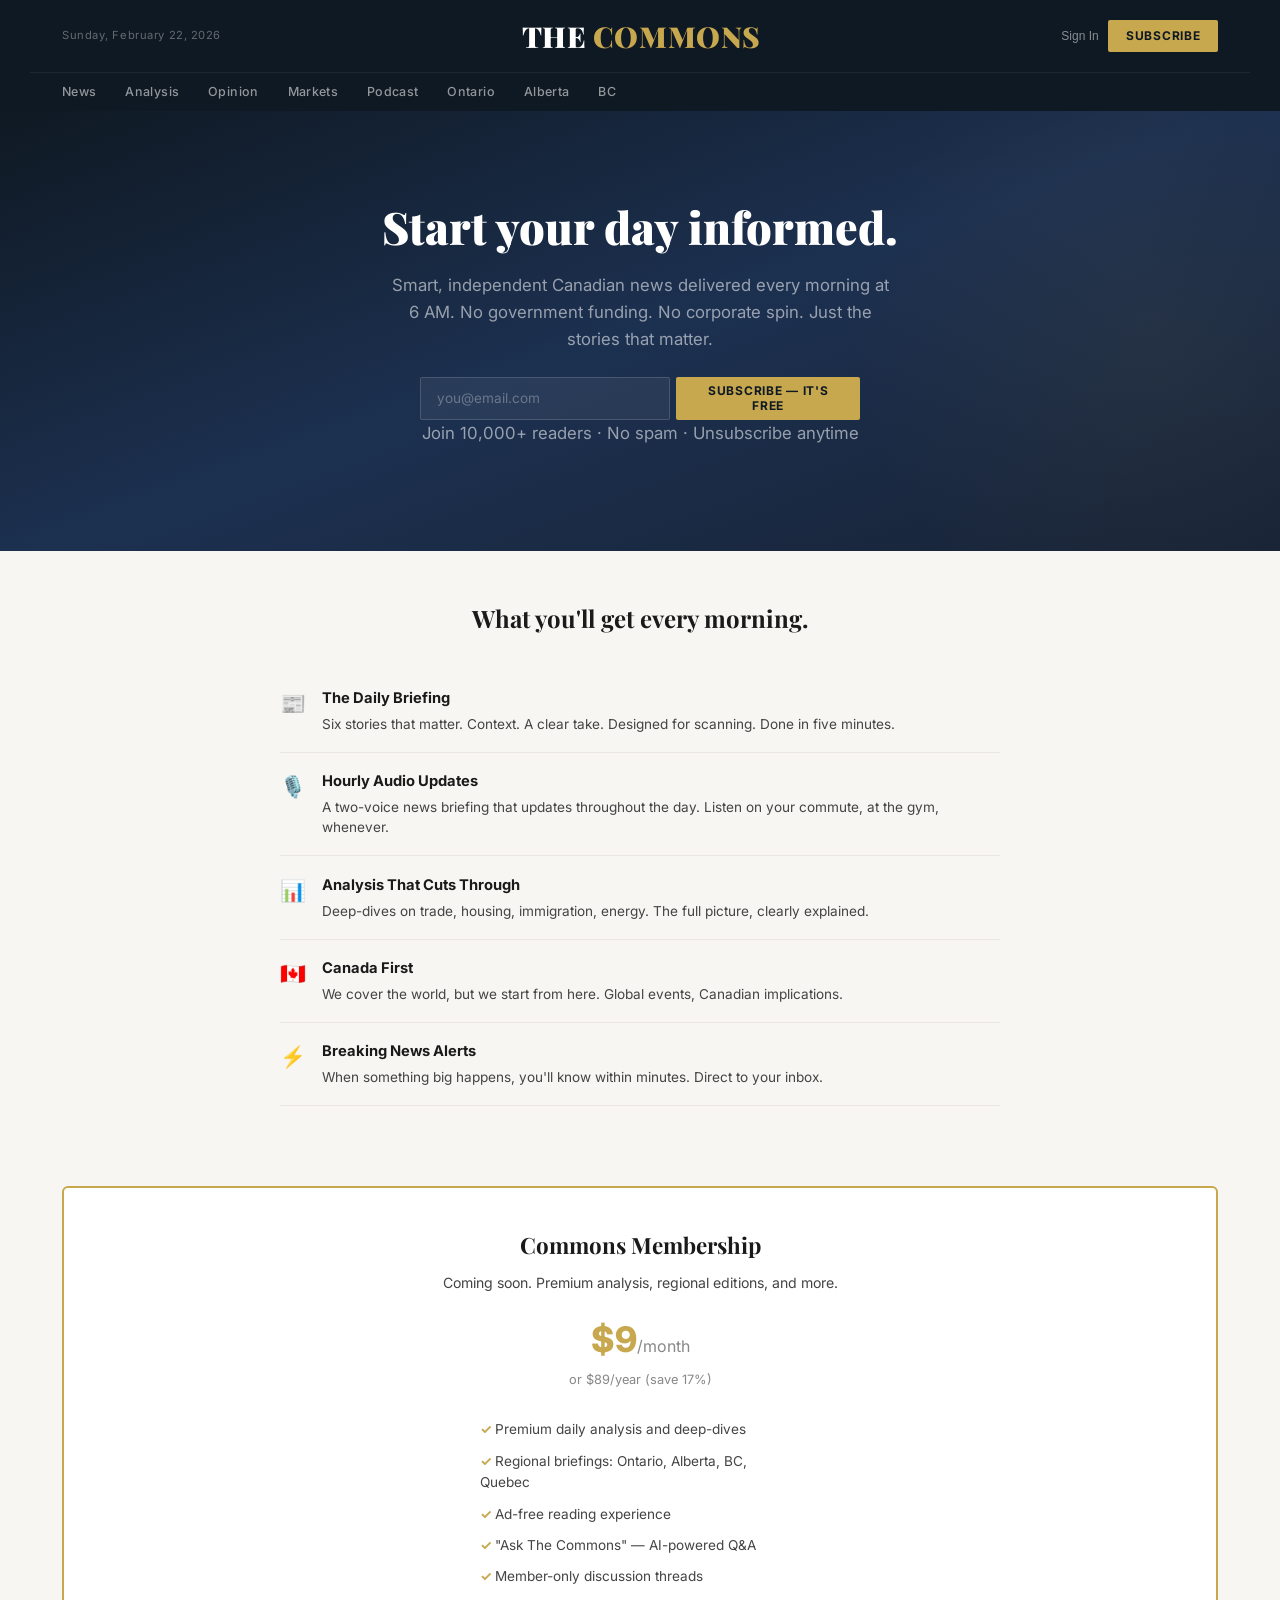
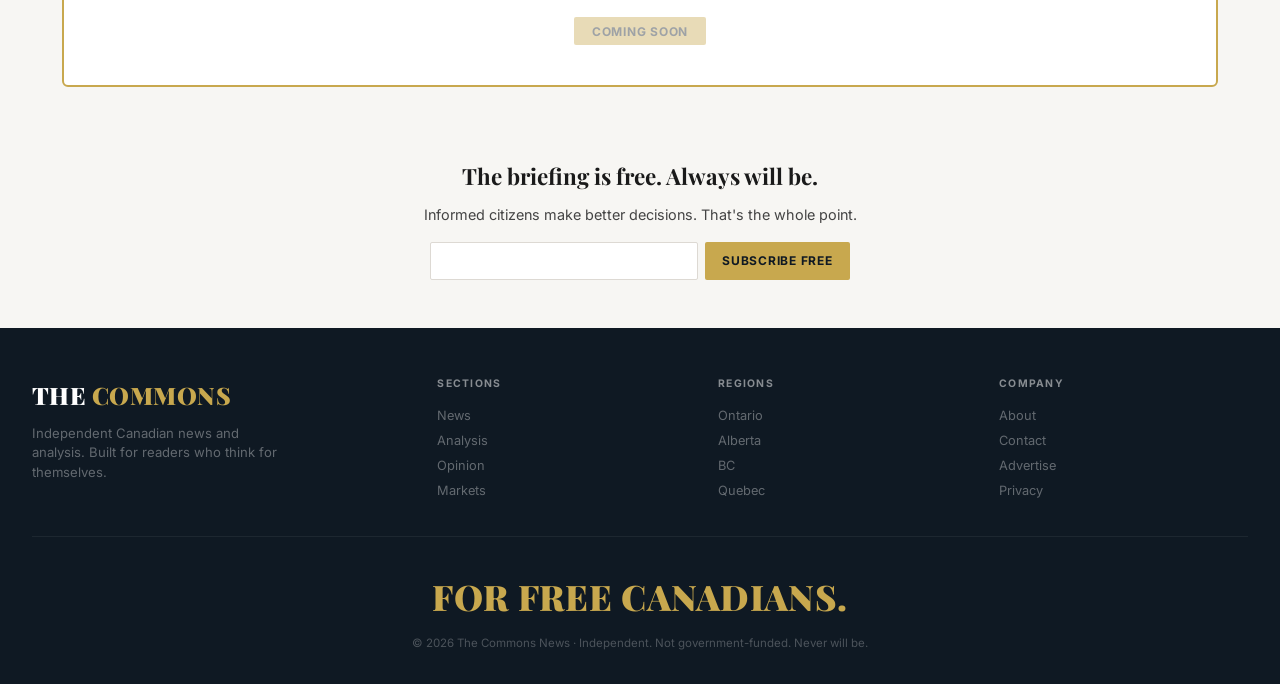
<file: subscribe.html>
<!DOCTYPE html>
<html lang="en">
<head>
  <meta charset="UTF-8">
  <meta name="viewport" content="width=device-width, initial-scale=1.0">
  <title>Subscribe — The Commons</title>
  <link rel="icon" href="data:image/svg+xml,<svg xmlns='http://www.w3.org/2000/svg' viewBox='0 0 100 100'><text y='.9em' font-size='90'>🏛️</text></svg>">
  <link rel="stylesheet" href="styles.css?v=3">
</head>
<body>

<header class="site-header">
  <div class="header-top">
    <span class="header-date">Sunday, February 22, 2026</span>
    <a href="index.html" class="site-logo">THE <span>COMMONS</span></a>
    <div class="header-actions">
      <button class="btn-login">Sign In</button>
      <a href="subscribe.html" class="btn-subscribe">Subscribe</a>
    </div>
  </div>
  <nav class="header-nav">
    <a href="index.html">News</a>
    <a href="article.html">Analysis</a>
    <a href="#">Opinion</a>
    <a href="#">Markets</a>
    <a href="#">Podcast</a>
    <a href="#">Ontario</a>
    <a href="#">Alberta</a>
    <a href="#">BC</a>
  </nav>
</header>

<section class="subscribe-hero">
  <h1>Start your day informed.</h1>
  <p>Smart, independent Canadian news delivered every morning at 6 AM. No government funding. No corporate spin. Just the stories that matter.</p>
  <form class="newsletter-form" style="max-width:440px;margin:0 auto;">
    <input type="email" placeholder="you@email.com" required>
    <button type="submit" class="btn-subscribe">Subscribe — It's Free</button>
  </form>
  <p class="hero-proof">Join 10,000+ readers · No spam · Unsubscribe anytime</p>
</section>

<div class="container">

  <section class="what-you-get">
    <h2>What you'll get every morning.</h2>
    <ul class="feature-list">
      <li class="feature-item">
        <span class="feature-icon">📰</span>
        <div>
          <h3>The Daily Briefing</h3>
          <p>Six stories that matter. Context. A clear take. Designed for scanning. Done in five minutes.</p>
        </div>
      </li>
      <li class="feature-item">
        <span class="feature-icon">🎙️</span>
        <div>
          <h3>Hourly Audio Updates</h3>
          <p>A two-voice news briefing that updates throughout the day. Listen on your commute, at the gym, whenever.</p>
        </div>
      </li>
      <li class="feature-item">
        <span class="feature-icon">📊</span>
        <div>
          <h3>Analysis That Cuts Through</h3>
          <p>Deep-dives on trade, housing, immigration, energy. The full picture, clearly explained.</p>
        </div>
      </li>
      <li class="feature-item">
        <span class="feature-icon">🇨🇦</span>
        <div>
          <h3>Canada First</h3>
          <p>We cover the world, but we start from here. Global events, Canadian implications.</p>
        </div>
      </li>
      <li class="feature-item">
        <span class="feature-icon">⚡</span>
        <div>
          <h3>Breaking News Alerts</h3>
          <p>When something big happens, you'll know within minutes. Direct to your inbox.</p>
        </div>
      </li>
    </ul>
  </section>

  <section class="premium-teaser">
    <h2>Commons Membership</h2>
    <p style="color:var(--text-secondary);font-size:0.88rem;">Coming soon. Premium analysis, regional editions, and more.</p>
    <div class="price">$9<span style="font-size:1rem;font-weight:400;color:var(--text-muted)">/month</span></div>
    <p class="price-sub">or $89/year (save 17%)</p>
    <ul class="premium-features">
      <li>Premium daily analysis and deep-dives</li>
      <li>Regional briefings: Ontario, Alberta, BC, Quebec</li>
      <li>Ad-free reading experience</li>
      <li>"Ask The Commons" — AI-powered Q&A</li>
      <li>Member-only discussion threads</li>
    </ul>
    <button class="btn-subscribe" style="opacity:0.4;cursor:default;">Coming Soon</button>
  </section>

  <section style="text-align:center;padding:2.5rem 0 3rem;">
    <h2 style="font-family:var(--serif);font-size:1.4rem;font-weight:700;margin-bottom:0.5rem;">The briefing is free. Always will be.</h2>
    <p style="color:var(--text-secondary);margin-bottom:1rem;font-size:0.9rem;">Informed citizens make better decisions. That's the whole point.</p>
    <form class="newsletter-form" style="max-width:420px;margin:0 auto;">
      <input type="email" placeholder="you@email.com" required style="background:var(--white);border-color:var(--border);color:var(--text);">
      <button type="submit" class="btn-subscribe">Subscribe Free</button>
    </form>
  </section>

</div>

<footer class="site-footer">
  <div class="footer-inner">
    <div class="footer-brand">
      <span class="site-logo">THE <span>COMMONS</span></span>
      <p>Independent Canadian news and analysis. Built for readers who think for themselves.</p>
    </div>
    <div class="footer-col"><h4>Sections</h4><a href="#">News</a><a href="#">Analysis</a><a href="#">Opinion</a><a href="#">Markets</a></div>
    <div class="footer-col"><h4>Regions</h4><a href="#">Ontario</a><a href="#">Alberta</a><a href="#">BC</a><a href="#">Quebec</a></div>
    <div class="footer-col"><h4>Company</h4><a href="#">About</a><a href="#">Contact</a><a href="#">Advertise</a><a href="#">Privacy</a></div>
  </div>
  <div class="footer-statement">
    <h2>FOR FREE CANADIANS.</h2>
    <p class="footer-copy">© 2026 The Commons News · Independent. Not government-funded. Never will be.</p>
  </div>
</footer>

<script src="script.js"></script>
</body>
</html>
</file>
<file: styles.css>
/* The Commons v3 — 10/10 Rebuild */
@import url('https://fonts.googleapis.com/css2?family=Playfair+Display:ital,wght@0,400;0,600;0,700;0,800;0,900;1,400;1,700&family=Inter:wght@400;500;600;700;800&family=JetBrains+Mono:wght@400;500&display=swap');

:root {
  --navy: #0f1923;
  --navy-mid: #182335;
  --navy-light: #1e2d44;
  --gold: #c8a84e;
  --gold-soft: #d4b86a;
  --gold-pale: #f5edda;
  --red: #c0392b;
  --red-soft: #e74c3c;
  --green: #27ae60;
  --blue: #2980b9;
  --white: #ffffff;
  --off-white: #f7f6f3;
  --cream: #faf8f5;
  --warm-gray: #f2f0ec;
  --text: #1a1a1a;
  --text-secondary: #444;
  --text-muted: #888;
  --border: #ddd9d3;
  --border-light: #eae7e2;
  --radius: 3px;
  --max-width: 1220px;
  --serif: 'Playfair Display', Georgia, serif;
  --sans: 'Inter', -apple-system, BlinkMacSystemFont, sans-serif;
  --mono: 'JetBrains Mono', monospace;
  --transition: 0.15s ease;
}

@media (prefers-color-scheme: dark) {
  :root {
    --white: #0e1318; --off-white: #0b0f14; --cream: #10161e; --warm-gray: #141c26;
    --text: #e0e0e0; --text-secondary: #aaa; --text-muted: #666;
    --border: #222c3a; --border-light: #1a2230;
  }
}

*, *::before, *::after { box-sizing: border-box; margin: 0; padding: 0; }
html { font-size: 16px; scroll-behavior: smooth; }
body {
  font-family: var(--sans);
  color: var(--text);
  background: var(--off-white);
  line-height: 1.6;
  -webkit-font-smoothing: antialiased;
}
a { color: inherit; text-decoration: none; }
img { max-width: 100%; display: block; }

/* ===== BREAKING ===== */
.breaking-bar {
  background: var(--red);
  color: white;
  font-size: 0.75rem;
  font-weight: 600;
  padding: 0.5rem 2rem;
  display: flex;
  align-items: center;
  gap: 0.8rem;
  overflow: hidden;
}
.breaking-label {
  background: rgba(0,0,0,0.25);
  padding: 0.15rem 0.6rem;
  border-radius: 2px;
  font-weight: 800;
  text-transform: uppercase;
  letter-spacing: 0.1em;
  font-size: 0.65rem;
  flex-shrink: 0;
}
.breaking-text { white-space: nowrap; }

/* ===== HEADER ===== */
.site-header {
  background: var(--navy);
  position: sticky;
  top: 0;
  z-index: 100;
}
.header-top {
  max-width: var(--max-width);
  margin: 0 auto;
  padding: 0.8rem 2rem;
  display: flex;
  align-items: center;
  justify-content: space-between;
  border-bottom: 1px solid rgba(255,255,255,0.06);
}
.header-date {
  font-size: 0.7rem;
  color: rgba(255,255,255,0.35);
  letter-spacing: 0.05em;
}
.site-logo {
  font-family: var(--serif);
  font-size: 1.8rem;
  font-weight: 900;
  color: white;
  letter-spacing: 0.02em;
}
.site-logo span { color: var(--gold); }
.header-actions { display: flex; gap: 0.6rem; align-items: center; }

.btn-subscribe {
  background: var(--gold);
  color: var(--navy);
  padding: 0.42rem 1.1rem;
  border-radius: 2px;
  font-size: 0.75rem;
  font-weight: 700;
  text-transform: uppercase;
  letter-spacing: 0.06em;
  border: none;
  cursor: pointer;
  transition: all var(--transition);
  display: inline-block;
  text-align: center;
  font-family: var(--sans);
}
.btn-subscribe:hover { background: var(--gold-soft); transform: translateY(-1px); }

.btn-login {
  color: rgba(255,255,255,0.5);
  font-size: 0.75rem;
  font-weight: 500;
  cursor: pointer;
  background: none;
  border: none;
  transition: color var(--transition);
}
.btn-login:hover { color: white; }

.header-nav {
  max-width: var(--max-width);
  margin: 0 auto;
  padding: 0 2rem;
  display: flex;
  align-items: center;
  gap: 1.8rem;
  height: 38px;
}
.header-nav a {
  color: rgba(255,255,255,0.55);
  font-size: 0.78rem;
  font-weight: 500;
  letter-spacing: 0.03em;
  transition: color var(--transition);
  position: relative;
}
.header-nav a:hover, .header-nav a.active { color: white; }
.header-nav a.active::after {
  content: '';
  position: absolute;
  bottom: -8px; left: 0; right: 0;
  height: 2px;
  background: var(--gold);
}

.nav-toggle { display: none; background: none; border: none; cursor: pointer; padding: 0.5rem; }
.nav-toggle span { display: block; width: 18px; height: 1.5px; background: white; margin: 4px 0; }

@media (max-width: 768px) {
  .header-top { padding: 0.6rem 1rem; }
  .header-date { display: none; }
  .site-logo { font-size: 1.4rem; }
  .header-nav { display: none; }
  .nav-toggle { display: block; }
}

/* ===== CONTAINER ===== */
.container { max-width: var(--max-width); margin: 0 auto; padding: 0 2rem; }
@media (max-width: 768px) { .container { padding: 0 1rem; } }

/* ===== SECTION DIVIDER ===== */
.section-divider {
  border: none;
  border-top: 3px solid var(--text);
  margin: 0;
}
.section-title {
  font-family: var(--serif);
  font-size: 1.15rem;
  font-weight: 800;
  padding: 0.5rem 0 1rem;
  display: flex;
  align-items: center;
  justify-content: space-between;
}
.section-title .see-all {
  font-family: var(--sans);
  font-size: 0.72rem;
  font-weight: 600;
  color: var(--gold);
  text-transform: uppercase;
  letter-spacing: 0.08em;
}

/* ===== HERO SECTION ===== */
.hero-section {
  padding: 1.5rem 0;
}
.hero-grid {
  display: grid;
  grid-template-columns: 1.4fr 1fr;
  gap: 0;
  border: 1px solid var(--border);
  background: var(--white);
  border-radius: var(--radius);
  overflow: hidden;
}
.hero-main {
  position: relative;
}
.hero-main img {
  width: 100%; height: 100%;
  object-fit: cover;
  min-height: 400px;
}
.hero-overlay {
  position: absolute;
  bottom: 0; left: 0; right: 0;
  background: linear-gradient(transparent, rgba(0,0,0,0.85));
  padding: 2rem 2rem 1.8rem;
  color: white;
}
.hero-overlay .category-tag {
  font-size: 0.65rem;
  font-weight: 800;
  text-transform: uppercase;
  letter-spacing: 0.12em;
  color: var(--gold);
  margin-bottom: 0.5rem;
  display: block;
}
.hero-overlay h1 {
  font-family: var(--serif);
  font-size: 1.9rem;
  font-weight: 800;
  line-height: 1.15;
  margin-bottom: 0.5rem;
}
.hero-overlay p {
  font-size: 0.88rem;
  color: rgba(255,255,255,0.7);
  line-height: 1.5;
  margin-bottom: 0.5rem;
}
.hero-overlay .meta { color: rgba(255,255,255,0.45); font-size: 0.72rem; }
.hero-overlay .live-dot {
  display: inline-block; width: 6px; height: 6px;
  background: var(--red); border-radius: 50%;
  margin-right: 0.3rem; animation: pulse 2s infinite;
}
@keyframes pulse { 0%,100%{opacity:1;} 50%{opacity:0.3;} }

.hero-sidebar {
  display: flex;
  flex-direction: column;
}
.hero-sidebar-item {
  flex: 1;
  padding: 1.2rem 1.5rem;
  border-bottom: 1px solid var(--border-light);
  display: flex;
  gap: 1rem;
  align-items: flex-start;
  transition: background var(--transition);
}
.hero-sidebar-item:last-child { border-bottom: none; }
.hero-sidebar-item:hover { background: var(--warm-gray); }
.hero-sidebar-item .sidebar-num {
  font-family: var(--mono);
  font-size: 0.82rem;
  font-weight: 500;
  color: var(--gold);
  min-width: 20px;
  padding-top: 0.1rem;
}
.hero-sidebar-item h3 {
  font-family: var(--serif);
  font-size: 0.92rem;
  font-weight: 700;
  line-height: 1.3;
  margin-bottom: 0.2rem;
}
.hero-sidebar-item h3 a { color: var(--text); }
.hero-sidebar-item h3 a:hover { color: var(--gold); }
.hero-sidebar-item .meta { font-size: 0.7rem; }

@media (max-width: 900px) {
  .hero-grid { grid-template-columns: 1fr; }
  .hero-main img { min-height: 250px; }
}

/* ===== NEWSLETTER INLINE ===== */
.newsletter-inline {
  background: var(--navy);
  border-radius: var(--radius);
  padding: 1.8rem 2.5rem;
  display: flex;
  align-items: center;
  gap: 2rem;
  margin: 1.5rem 0;
}
.newsletter-inline-text h3 {
  font-family: var(--serif);
  color: white;
  font-size: 1.15rem;
  font-weight: 700;
  margin-bottom: 0.2rem;
}
.newsletter-inline-text p {
  color: rgba(255,255,255,0.5);
  font-size: 0.82rem;
}
.newsletter-inline .newsletter-form { flex: 1; margin: 0; }
.newsletter-form {
  display: flex;
  gap: 0.4rem;
}
.newsletter-form input[type="email"] {
  flex: 1;
  padding: 0.6rem 1rem;
  border: 1.5px solid rgba(255,255,255,0.15);
  border-radius: 2px;
  background: rgba(255,255,255,0.06);
  color: white;
  font-family: var(--sans);
  font-size: 0.85rem;
  outline: none;
  transition: border-color var(--transition);
}
.newsletter-form input::placeholder { color: rgba(255,255,255,0.3); }
.newsletter-form input:focus { border-color: var(--gold); }

@media (max-width: 768px) {
  .newsletter-inline { flex-direction: column; padding: 1.5rem; gap: 1rem; text-align: center; }
}

/* ===== BRIEFING ===== */
.briefing-section { padding: 0 0 1rem; }
.briefing-list { list-style: none; }
.briefing-item {
  display: grid;
  grid-template-columns: 32px 1fr;
  gap: 1rem;
  padding: 0.9rem 0;
  border-bottom: 1px solid var(--border-light);
  align-items: start;
}
.briefing-item:last-child { border-bottom: none; }
.briefing-num {
  font-family: var(--mono);
  font-size: 1.1rem;
  font-weight: 500;
  color: var(--gold);
  line-height: 1.3;
}
.briefing-item h3 {
  font-family: var(--serif);
  font-size: 1.02rem;
  font-weight: 700;
  line-height: 1.35;
  margin-bottom: 0.15rem;
}
.briefing-item h3 a { color: var(--text); transition: color var(--transition); }
.briefing-item h3 a:hover { color: var(--gold); }
.briefing-take {
  font-size: 0.84rem;
  color: var(--text-secondary);
  line-height: 1.5;
}

/* ===== CONTENT GRID ===== */
.content-section { padding: 0 0 1.5rem; }

.article-grid-3 {
  display: grid;
  grid-template-columns: repeat(3, 1fr);
  gap: 1.5rem;
}
.article-grid-4 {
  display: grid;
  grid-template-columns: repeat(4, 1fr);
  gap: 1.2rem;
}
@media (max-width: 900px) { .article-grid-3, .article-grid-4 { grid-template-columns: repeat(2, 1fr); } }
@media (max-width: 600px) { .article-grid-3, .article-grid-4 { grid-template-columns: 1fr; } }

.article-card {
  background: var(--white);
  border-radius: var(--radius);
  overflow: hidden;
  transition: all var(--transition);
  border: 1px solid var(--border-light);
}
.article-card:hover { box-shadow: 0 6px 20px rgba(0,0,0,0.08); transform: translateY(-2px); }
.card-img { width: 100%; aspect-ratio: 16/9; overflow: hidden; position: relative; }
.card-img img { width: 100%; height: 100%; object-fit: cover; transition: transform 0.4s; }
.article-card:hover .card-img img { transform: scale(1.04); }
.card-body { padding: 1rem 1.1rem 1.2rem; }
.card-body .category-tag {
  font-size: 0.6rem; font-weight: 700; text-transform: uppercase;
  letter-spacing: 0.1em; color: var(--gold); margin-bottom: 0.35rem; display: block;
}
.card-body h3 { font-family: var(--serif); font-size: 1rem; font-weight: 700; line-height: 1.3; margin-bottom: 0.3rem; }
.card-body h3 a { color: var(--text); }
.card-body h3 a:hover { color: var(--gold); }
.card-body .summary { font-size: 0.8rem; color: var(--text-secondary); line-height: 1.5; margin-bottom: 0.4rem; }
.card-body .meta { font-size: 0.7rem; color: var(--text-muted); }

/* ===== OPINION STRIP ===== */
.opinion-strip {
  background: var(--warm-gray);
  border-top: 3px solid var(--text);
  border-bottom: 1px solid var(--border);
  padding: 1.5rem 0;
  margin: 0 0 1.5rem;
}
.opinion-grid {
  display: grid;
  grid-template-columns: repeat(3, 1fr);
  gap: 1.5rem;
}
@media (max-width: 768px) { .opinion-grid { grid-template-columns: 1fr; } }
.opinion-item { padding-left: 1rem; border-left: 3px solid var(--gold); }
.opinion-item .category-tag {
  font-size: 0.6rem; font-weight: 700; text-transform: uppercase;
  letter-spacing: 0.1em; color: var(--text-muted); margin-bottom: 0.3rem; display: block;
}
.opinion-item h3 {
  font-family: var(--serif); font-size: 1rem; font-weight: 700;
  line-height: 1.3; font-style: italic; margin-bottom: 0.2rem;
}
.opinion-item h3 a { color: var(--text); }
.opinion-item h3 a:hover { color: var(--gold); }
.opinion-item .meta { font-size: 0.7rem; color: var(--text-muted); }

/* ===== AUDIO STRIP ===== */
.audio-strip {
  background: var(--navy);
  border-radius: var(--radius);
  padding: 1rem 1.5rem;
  display: flex;
  align-items: center;
  gap: 1.2rem;
  margin-bottom: 1.5rem;
}
.audio-strip .audio-icon { font-size: 1.6rem; }
.audio-strip .audio-info h3 { color: white; font-size: 0.9rem; font-weight: 700; }
.audio-strip .audio-info p { color: rgba(255,255,255,0.4); font-size: 0.72rem; }
.audio-strip audio { flex: 1; min-width: 150px; }
@media (max-width: 768px) {
  .audio-strip { flex-direction: column; align-items: stretch; }
}

/* ===== DATA BAR ===== */
.data-bar {
  background: var(--white);
  border: 1px solid var(--border);
  border-radius: var(--radius);
  padding: 1rem 2rem;
  display: flex;
  justify-content: space-around;
  gap: 1.5rem;
  margin-bottom: 1.5rem;
}
.data-item { text-align: center; }
.data-item .data-label {
  font-size: 0.6rem; font-weight: 700; text-transform: uppercase;
  letter-spacing: 0.1em; color: var(--text-muted); margin-bottom: 0.2rem;
}
.data-item .data-value { font-family: var(--mono); font-size: 1.1rem; font-weight: 500; }
.data-item .data-change { font-size: 0.72rem; }
.data-up { color: var(--green); }
.data-down { color: var(--red); }
@media (max-width: 600px) { .data-bar { flex-wrap: wrap; padding: 0.8rem 1rem; } .data-item { flex: 1; min-width: 80px; } }

/* ===== FOOTER ===== */
.site-footer {
  background: var(--navy);
  padding: 3rem 2rem 0;
}
.footer-inner {
  max-width: var(--max-width);
  margin: 0 auto;
  display: grid;
  grid-template-columns: 1.5fr 1fr 1fr 1fr;
  gap: 2rem;
  padding-bottom: 2rem;
}
.footer-brand .site-logo { font-size: 1.5rem; margin-bottom: 0.6rem; display: block; }
.footer-brand p { color: rgba(255,255,255,0.35); font-size: 0.82rem; line-height: 1.5; max-width: 260px; }
.footer-col h4 {
  color: rgba(255,255,255,0.5); font-size: 0.65rem; text-transform: uppercase;
  letter-spacing: 0.12em; font-weight: 700; margin-bottom: 0.7rem;
}
.footer-col a { display: block; color: rgba(255,255,255,0.35); font-size: 0.8rem; padding: 0.15rem 0; transition: color var(--transition); }
.footer-col a:hover { color: var(--gold); }
.footer-statement {
  max-width: var(--max-width);
  margin: 0 auto;
  padding: 2rem 0;
  border-top: 1px solid rgba(255,255,255,0.06);
  text-align: center;
}
.footer-statement h2 {
  font-family: var(--serif);
  font-size: 2.2rem;
  font-weight: 900;
  color: var(--gold);
  letter-spacing: 0.02em;
  margin-bottom: 0.5rem;
}
.footer-copy { color: rgba(255,255,255,0.25); font-size: 0.72rem; }

@media (max-width: 768px) {
  .footer-inner { grid-template-columns: 1fr 1fr; }
  .footer-statement h2 { font-size: 1.6rem; }
}

/* ===== ARTICLE PAGE ===== */
.article-header { padding: 2rem 0 1.2rem; max-width: 720px; margin: 0 auto; }
.article-header .category-tag {
  font-size: 0.65rem; font-weight: 700; text-transform: uppercase;
  letter-spacing: 0.1em; color: var(--gold); margin-bottom: 0.7rem; display: inline-block;
}
.article-header h1 { font-family: var(--serif); font-size: 2.4rem; font-weight: 900; line-height: 1.12; margin-bottom: 0.5rem; }
.article-header .subhead { font-size: 1.15rem; color: var(--text-secondary); line-height: 1.55; margin-bottom: 1rem; }
.article-header .meta { padding-top: 0.8rem; border-top: 1px solid var(--border); }
.share-links { display: flex; gap: 0.4rem; margin-left: auto; }
.share-btn {
  background: var(--cream); border: 1px solid var(--border); border-radius: 2px;
  padding: 0.25rem 0.65rem; font-size: 0.7rem; font-weight: 600; cursor: pointer;
  color: var(--text-secondary); transition: all var(--transition);
}
.share-btn:hover { background: var(--gold); color: var(--navy); border-color: var(--gold); }

.article-hero-img { max-width: 720px; margin: 0 auto 1.8rem; border-radius: var(--radius); overflow: hidden; }
.article-hero-img img { width: 100%; }
.article-hero-img .img-caption { font-size: 0.72rem; color: var(--text-muted); padding: 0.4rem 0; font-style: italic; }

.article-body { max-width: 720px; margin: 0 auto; padding-bottom: 2.5rem; }
.article-section { margin-bottom: 1.6rem; }
.article-section-label {
  font-family: var(--sans); font-size: 0.65rem; font-weight: 700;
  text-transform: uppercase; letter-spacing: 0.12em; color: var(--gold); margin-bottom: 0.5rem;
}
.article-body p { font-size: 1.05rem; line-height: 1.75; margin-bottom: 0.8rem; color: var(--text-secondary); }
.article-body ul { list-style: none; margin-bottom: 1.2rem; }
.article-body ul li {
  padding: 0.5rem 0 0.5rem 1rem; position: relative; font-size: 0.95rem;
  line-height: 1.65; border-bottom: 1px solid var(--border-light); color: var(--text-secondary);
}
.article-body ul li:last-child { border-bottom: none; }
.article-body ul li::before {
  content: ''; position: absolute; left: 0; top: 0.85rem;
  width: 4px; height: 4px; background: var(--gold); border-radius: 50%;
}

.bottom-line {
  background: var(--navy); padding: 1.4rem 1.8rem; border-radius: var(--radius); margin: 1.5rem 0;
}
.bottom-line .article-section-label { color: var(--gold); }
.bottom-line p { color: rgba(255,255,255,0.9); font-family: var(--serif); font-size: 1.08rem; line-height: 1.55; }

.inline-cta {
  background: var(--cream); border: 1.5px solid var(--gold); border-radius: var(--radius);
  padding: 1.3rem 1.8rem; text-align: center; margin: 1.5rem 0;
}
.inline-cta p { font-size: 0.88rem; margin-bottom: 0.7rem; color: var(--text); }
.inline-cta .newsletter-form input[type="email"] { background: var(--white); border-color: var(--border); color: var(--text); }
.inline-cta .newsletter-form input::placeholder { color: var(--text-muted); }

.sources { font-size: 0.8rem; color: var(--text-muted); padding-top: 0.8rem; border-top: 1px solid var(--border); }
.sources a { color: var(--text-secondary); text-decoration: underline; text-underline-offset: 2px; }

.related-section { max-width: 720px; margin: 0 auto; padding: 1.5rem 0 2.5rem; }

/* ===== SUBSCRIBE PAGE ===== */
.subscribe-hero {
  background: linear-gradient(160deg, var(--navy) 0%, #1c3050 50%, var(--navy-mid) 100%);
  padding: 5rem 2rem; text-align: center; position: relative; overflow: hidden;
}
.subscribe-hero::before {
  content: ''; position: absolute; top: -40%; right: -15%; width: 50%; height: 180%;
  background: radial-gradient(circle, rgba(200,168,78,0.06) 0%, transparent 60%);
}
.subscribe-hero h1 { font-family: var(--serif); font-size: 2.8rem; font-weight: 900; color: white; margin-bottom: 0.6rem; position: relative; }
.subscribe-hero p { color: rgba(255,255,255,0.55); font-size: 1.05rem; max-width: 500px; margin: 0 auto 1.5rem; line-height: 1.6; position: relative; }
.subscribe-hero .newsletter-form { max-width: 440px; margin: 0 auto; }
.hero-proof { color: rgba(255,255,255,0.35); font-size: 0.75rem; margin-top: 0.7rem; position: relative; }

.what-you-get { padding: 3rem 0; max-width: 720px; margin: 0 auto; }
.what-you-get h2 { font-family: var(--serif); font-size: 1.5rem; font-weight: 700; text-align: center; margin-bottom: 2rem; }
.feature-list { list-style: none; }
.feature-item { display: flex; gap: 1rem; padding: 1.1rem 0; border-bottom: 1px solid var(--border-light); }
.feature-icon { font-size: 1.3rem; flex-shrink: 0; }
.feature-item h3 { font-size: 0.92rem; font-weight: 700; margin-bottom: 0.2rem; }
.feature-item p { font-size: 0.85rem; color: var(--text-secondary); line-height: 1.5; }

.premium-teaser {
  background: var(--white); border: 2px solid var(--gold); border-radius: 6px;
  padding: 2.5rem 2rem; text-align: center; margin: 2rem 0;
}
.premium-teaser h2 { font-family: var(--serif); font-size: 1.4rem; font-weight: 700; margin-bottom: 0.5rem; }
.premium-teaser .price { font-size: 2.2rem; font-weight: 800; color: var(--gold); margin: 1rem 0 0.2rem; }
.premium-teaser .price-sub { color: var(--text-muted); font-size: 0.8rem; margin-bottom: 1.5rem; }
.premium-features { list-style: none; text-align: left; max-width: 320px; margin: 0 auto 1.5rem; }
.premium-features li { padding: 0.3rem 0; font-size: 0.85rem; color: var(--text-secondary); }
.premium-features li::before { content: '✓ '; color: var(--gold); font-weight: 700; }

/* ===== MOBILE CTA ===== */
.mobile-cta-bar {
  display: none; position: fixed; bottom: 0; left: 0; right: 0;
  background: var(--navy); padding: 0.6rem 1rem; z-index: 99;
  text-align: center; border-top: 2px solid var(--gold);
}
.mobile-cta-bar .btn-subscribe { width: 100%; padding: 0.5rem; }
@media (max-width: 768px) { .mobile-cta-bar { display: block; } body { padding-bottom: 50px; } }
</file>
